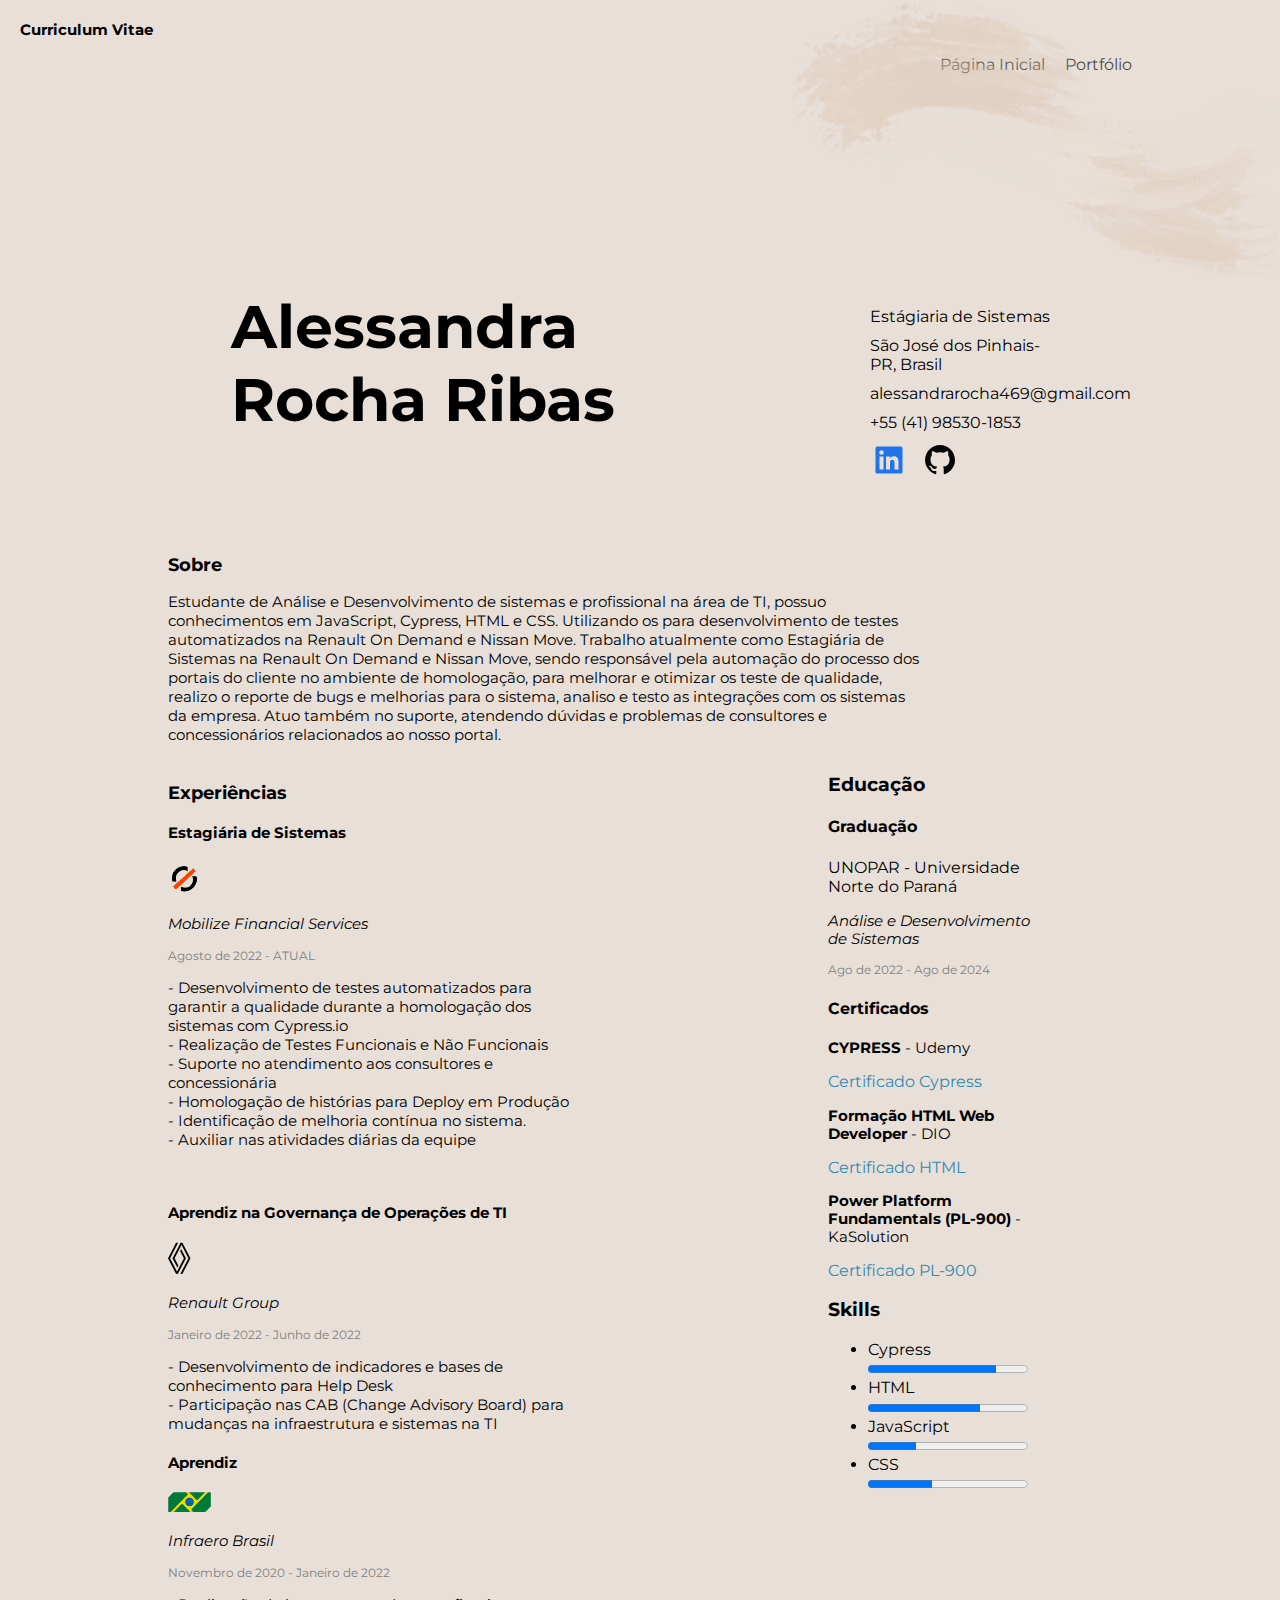
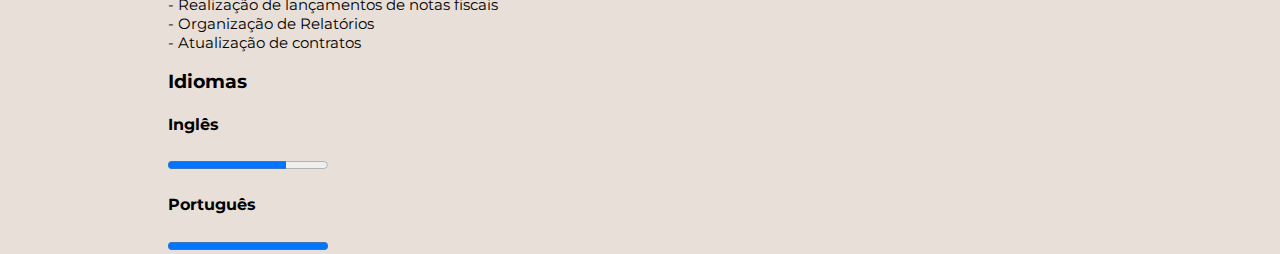
<file: index.html>
<!DOCTYPE html>
<html lang="pt-BR">
<head>
    <meta charset="UTF-8">
    <meta name="viewport" content="width=device-width, initial-scale=1.0">
    <title>Alessandra R Ribas</title>

    <link rel='stylesheet' href='https://fonts.googleapis.com/css?family=Montserrat'>
    <link rel="stylesheet" href="style.css">

    <style>
        html,body,h1,h2,h3,h4,h5,h6 {font-family: "Montserrat", sans-serif}
      </style>

</head>
<body id="body">
    <div id="imgBack">
        <img src="assets/tl.png" id="back">
    </div>
    
    <header>
        <h1>Curriculum Vitae</h1>
        <nav>
          <ul id="menu">
            <li><a href="curriculo.html">Página Inicial</a></li>
            <li><a href="portfólio.html">Portfólio</a></li>
          </ul>
        </nav>
      </header>

          <main class="main">
            <div class="main1" >
                <h1 class="title">Alessandra Rocha Ribas</h1>
                <div class="aboutMe">
                    
                        <h3>Sobre</h3>
                        Estudante de Análise e Desenvolvimento de sistemas e profissional na área de TI, possuo conhecimentos em JavaScript, Cypress, HTML e CSS. Utilizando os para desenvolvimento de testes automatizados na Renault On Demand e Nissan Move. 
                        Trabalho atualmente como Estagiária de Sistemas na Renault On Demand e Nissan Move, sendo responsável pela automação do processo dos portais do cliente no ambiente de homologação, para melhorar e otimizar os teste de qualidade, realizo o reporte de bugs e melhorias para o sistema, analiso e testo as integrações com os sistemas da empresa.
                        Atuo também no suporte, atendendo dúvidas e problemas de consultores e concessionários relacionados ao nosso portal.
                </div>

                <div class="work">
                        <h3>Experiências</h3>
                        <h4>Estagiária de Sistemas</h4>
                        <img src="assets/image-removebg-preview.png" alt="" id="mobilizeLogo">
                        <p><i>Mobilize Financial Services</i></p>
                        <p class="date">Agosto de 2022 - ATUAL </p>
                        <p>- Desenvolvimento de testes automatizados para garantir a qualidade durante a homologação dos sistemas com Cypress.io
                        <br>    - Realização de Testes Funcionais e Não Funcionais 
                        <br>    - Suporte no atendimento aos consultores e concessionária
                        <br>    - Homologação de histórias para Deploy em Produção 
                        <br>    - Identificação de melhoria contínua no sistema.
                        <br>    - Auxiliar nas atividades diárias da equipe</p>
                    
                        <br>

                        <h4>Aprendiz na Governança de Operações de TI</h4>
                        <img src="assets/renault.png" alt="" class="logo1"> 
                        <p><i>Renault Group</i></p>
                        <p class="date">Janeiro de 2022 - Junho de 2022 </p>
                        <p>- Desenvolvimento de indicadores e bases de conhecimento para Help Desk
                        <br>- Participação nas CAB (Change Advisory Board) para mudanças na infraestrutura e sistemas na TI
                       </p>

                       <h4>Aprendiz</h4>
                       <img src="assets/infraero.png" alt="" class="logo2">
                        <p><i>Infraero Brasil</i></p>
                        <p class="date">Novembro de 2020 - Janeiro de 2022 </p>
                        <p>- Realização de lançamentos de notas fiscais 
                        <br>- Organização de Relatórios
                        <br>- Atualização de contratos
                       </p>
                </div>

                <div class="Idiomas">
                    <h3>Idiomas</h3>
                        <h4>Inglês</h4>
                        <progress value="74" max="100" id="progress"></progress>
                        <h4>Português</h4>
                        <progress value="100" max="100" ></progress>
                        
                </div>
            </div>

                <div class="main2">
                    <p class="about">Estágiaria de Sistemas</p>
                    <p class="about">São José dos Pinhais-PR, Brasil</p>
                    <p class="about">alessandrarocha469@gmail.com</p>
                    <p class="about">+55 (41) 98530-1853</p>

                    <a href="https://www.linkedin.com/in/alessandra-rocha-ribas-834219199/" target="_blank" class="link">
                        <img class="icons" src="[data-uri]"/>
                    </a>
                    <a href="https://github.com/Alessandra54" target="_blank" class="link">
                        <img src="[data-uri]"/>
                    </a>
                </div>

                <div id="education">
                    <h3>Educação</h3>
                    <h4>Graduação</h4>
                        <p>UNOPAR - Universidade Norte do Paraná</p>
                        <p style="font-size: 15px;"><i>Análise e Desenvolvimento de Sistemas</i></p>
                        <p class="date">Ago de 2022 - Ago de 2024 </p>

                        <h4>Certificados</h4>
                        <p style="font-size: 15px;"><b>CYPRESS</b>  -  Udemy</p>
                        
                        <a href="https://drive.google.com/file/d/175RwivswcKq3TAVCIU48YQIxrgHNsG33/view">Certificado Cypress</a>
                        <p style="font-size: 15px;" ><b>Formação HTML Web Developer</b>  -  DIO</p>
 
                        <a href="https://drive.google.com/file/d/1FrrmBjgi9kH3Y_3i-TtsO58brbCm0Vf0/view">Certificado HTML</a>
                        <p style="font-size: 15px;" ><b>Power Platform Fundamentals (PL-900)</b> - KaSolution</p>
                        <a href="https://drive.google.com/file/d/1Az_R1Hq4ENv63vciHhF50KhHL_fBU1ds/view">Certificado PL-900</a>
                    
                    <h3>Skills</h3>

                    <p>
                        <ul>
                            <li>Cypress</li>
                            <progress value="80" max="100" ></progress>
                            <li>HTML</li>
                            <progress value="70" max="100" ></progress>
                            <li>JavaScript</li>
                            <progress value="30" max="100" ></progress>
                            <li>CSS</li>
                            <progress value="40" max="100" ></progress>
                        </ul>
                    </p>


                </div>

           </main>      
          
</body>
</html>
</file>
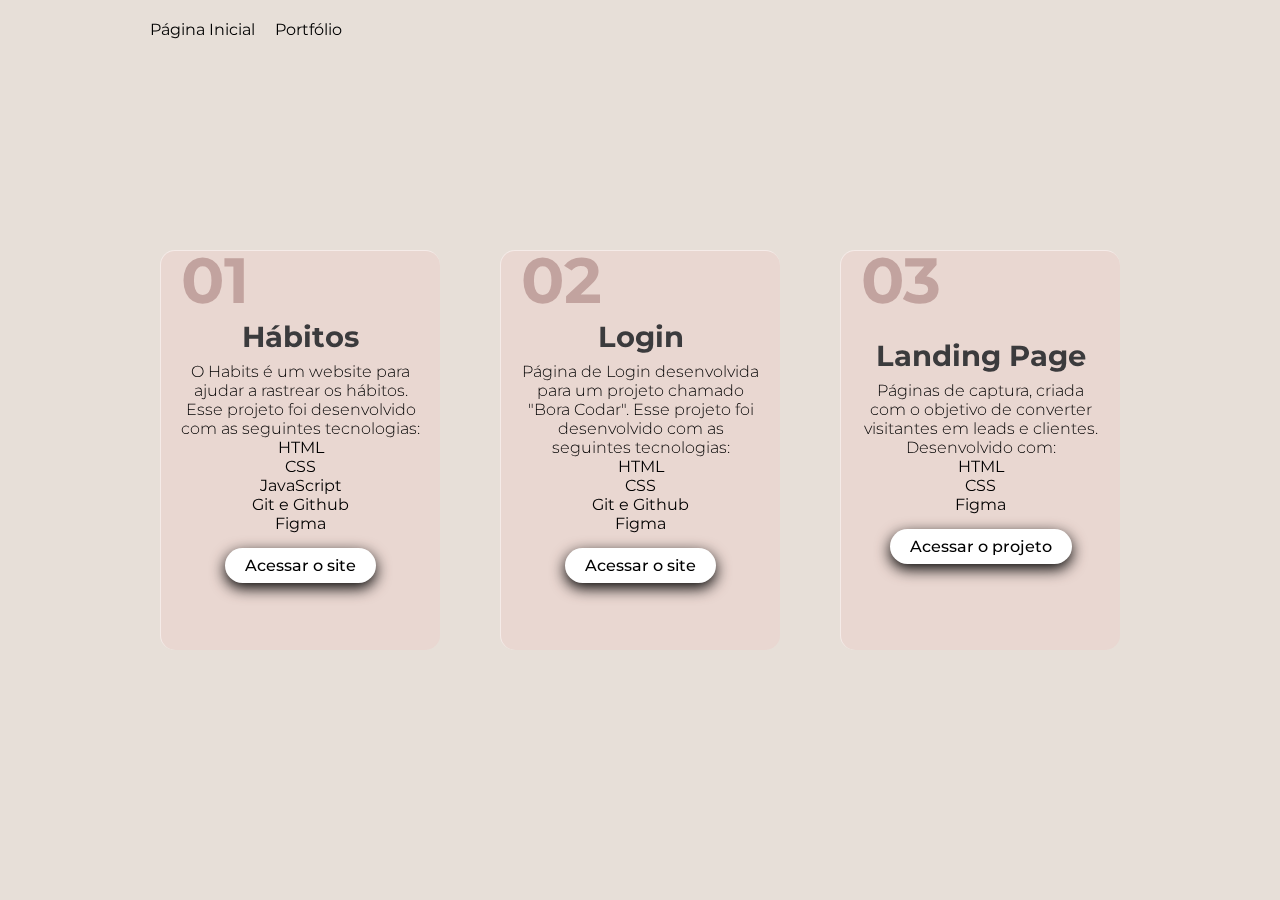
<file: portfólio.html>
<!DOCTYPE html>
<html lang="en">
<head>
    <meta charset="UTF-8">
    <meta name="viewport" content="width=device-width, initial-scale=1.0">
    <title>Portfólio</title>
    <link rel="stylesheet" href="style2.css">
    <link rel='stylesheet' href='https://fonts.googleapis.com/css?family=Montserrat'>
    <link rel="preconnect" href="https://fonts.googleapis.com">
    <link rel="preconnect" href="https://fonts.gstatic.com" crossorigin>
    <link href="https://fonts.googleapis.com/css2?family=Montserrat:wght@900&display=swap" rel="stylesheet">
    </head>
<body>
        <div>
          <ul id="menu">
            <li><a href="index.html">Página Inicial</a></li>
            <li><a href="portfólio.html">Portfólio</a></li>
          </ul>
        </div>

    <div class="container">
        <div class="card">
            <div class="content">
                <h2>01</h2>
                <h3>Hábitos</h3>
                <p>O Habits é um website para ajudar a rastrear os hábitos. Esse projeto foi desenvolvido com as seguintes tecnologias:
                    <ul>
                        <li>HTML</li>
                        <li>CSS</li>
                        <li>JavaScript</li>
                        <li>Git e Github</li>
                        <li>Figma</li>
                    </ul> 
                </p>
                 <a href="https://alessandra54.github.io/NLW/" target="_blank">Acessar o site</a>
            </div>
        </div>
    
    <div class="card">
        <div class="content">
            <h2>02</h2>
            <h3>Login</h3>
            <p>Página de Login desenvolvida para um projeto chamado "Bora Codar".  Esse projeto foi desenvolvido com as seguintes tecnologias:
                <ul>
                    <li>HTML</li>
                    <li>CSS</li>
                    <li>Git e Github</li>
                    <li>Figma</li>
                </ul>  </p>
                <a href="https://alessandra54.github.io/desafio-boracodar/" target="_blank">Acessar o site</a>
            </div>
        </div>

    <div class="card">
        <div class="content">
            <h2>03</h2>
            <h3>Landing Page</h3>
            <p>Páginas de captura, criada com o objetivo de converter visitantes em leads e clientes. Desenvolvido com: 
                <ul>
                    <li>HTML</li>
                    <li>CSS</li>
                    <li>Figma</li>
                </ul> </p>
                <a href="https://github.com/Alessandra54/landing-page">Acessar o projeto</a>
            </div>
        </div>

    </div>
    <script type="text/javascript" src="vanilla-tilt.js"></script>
    <script>
        VanillaTilt.init(document.querySelectorAll(".card"), {
            max: 25,
            speed: 400,
            glare: true,
            "max-glare": 1
        })
    </script>
</body>
</html>
</file>
<file: style.css>
html, body {
    height: 100%;
    margin: 0;
    padding: 0;
    background-color: #E7DFD8;
  }

#imgBack {
    position: relative;
}
#back {
    pointer-events: none;
    position: absolute;
    top: 0;
    right: 0;
    z-index: 9999;
    opacity: 0.5;
}
 .main {
    display: flex;
    position: absolute;
    width: 420px;
    height: 120px;
    left: 168px;
    top: 227px;
    gap: 60%;
 }


  .title {
    font-size: 60px;
    height: 120px;
    width: 420px;
    padding-left: 15%;
    padding-top: 15%;

}

  .main2 {
    flex-direction: column;
    align-items: flex-start;
    padding: 70px 20px;
    
    width: 200px;
    height: 155px;
    left: 660px;
    top: 225px;
  }

  .about {
    margin: 5%;
    
}

.icons {
    padding: 0 11px;
}

.link {
    text-decoration: none;
}


header {
    padding: 20px;

  }
  h1 {
    margin: 0;
    font-size: 15px;
  }

#menu {

    list-style-type: none;
    position: absolute;
    right: 0;
    margin-right: 10%;
    display: flex;

}
#menu li {
    text-decoration: none;
    padding-right: 20px;
}

#menu li a {
    color: rgb(75, 75, 75);
    text-decoration: none;
}

.aboutMe {
    font-size: 15px;
    display: flex;
    margin-top: 30%;
    width: 180%;
    height: 120px;
    flex-direction: column;
}

.work {
    margin-top: 30%;
    font-size: 15px;
}

#mobilizeLogo {
    text-align: center;
}
.logo1 {
    height: 32px;
    text-align: center;
}
.logo2 {
    height: 20px;
    text-align: center;

}
.date {
    color: gray;
    font-size: 12px;
} 

#education {
    position: absolute;
    width: 210px;
    height: 1043.12px;
    left: 660px;
    top: 528px;
    margin: 0;
    padding: 0;
    line-height: 1.2;
}

#education a {
    text-decoration: none;
    color: #358ab1;
}
</file>
<file: style2.css>
*{
    margin: 0;
    padding: 0;
    box-sizing: border-box;
    font-family: "Montserrat", sans-serif;
}

body {
    display: flex;
    justify-content: center;
    align-items: center;
    min-height: 100vh;
    background: #E7DFD8;
}

.container {
    position: relative;
    display: flex;
    justify-content: center;
    align-items: center;
    max-width: 1200px;
    flex-wrap: wrap;
    z-index: 1;
}

.container .card {
    position: relative;
    width: 280px;
    height: 400px;
    margin: 30px;
    box-shadow: 20px 20px 50 px rgb(0, 0, 0, 0.5);
    border-radius: 15px;
    background: rgba(248, 170, 170, 0.151);
    overflow: hidden;
    display: flex;
    justify-content: center;
    align-items: center;
    border-top: 1px solid rgb(255, 255, 255, 0.5);
    border-left: 1px solid rgb(255, 255, 255, 0.5);
}

.container .card .content {
    padding: 20px;
    opacity: 1;
    text-align: center;
    
}

.container .card .content h2 {
    position: absolute;
    top: -10px;
    font-size: 4em;
    color: rgba(102, 42, 42, 0.301);
    pointer-events: none;


}

.container .card .content h3 {
    font-size: 1.8em;
    margin-bottom: 8px;
    color: #3b3b3d;
    z-index: 1;
}

.container .card .content p {
    font-size: 1em;
    color: #000;
    font-weight: 300;

}

.container .card .content li {
    list-style-type: none;
}

.container .card .content a {
    color: #000;
    position: relative;
    display: inline-block;
    padding: 8px 20px;
    margin-top: 15px;
    background: #fff;
    text-decoration: none;
    border-radius: 20px;
    font-weight: 500;
    box-shadow: 0 5px 15px rgb(0, 0, 0.2);

}
#menu {

        position: fixed;
        top: 0;
        width: 100%;
        padding: 20px;
        float: right;
        list-style-type: none;
        margin-right: 10%;
        display: flex;
    

}
#menu li {
    text-decoration: none;
    padding-right: 20px;
}

#menu li a {
    color: #000;
    text-decoration: none;
}
</file>
